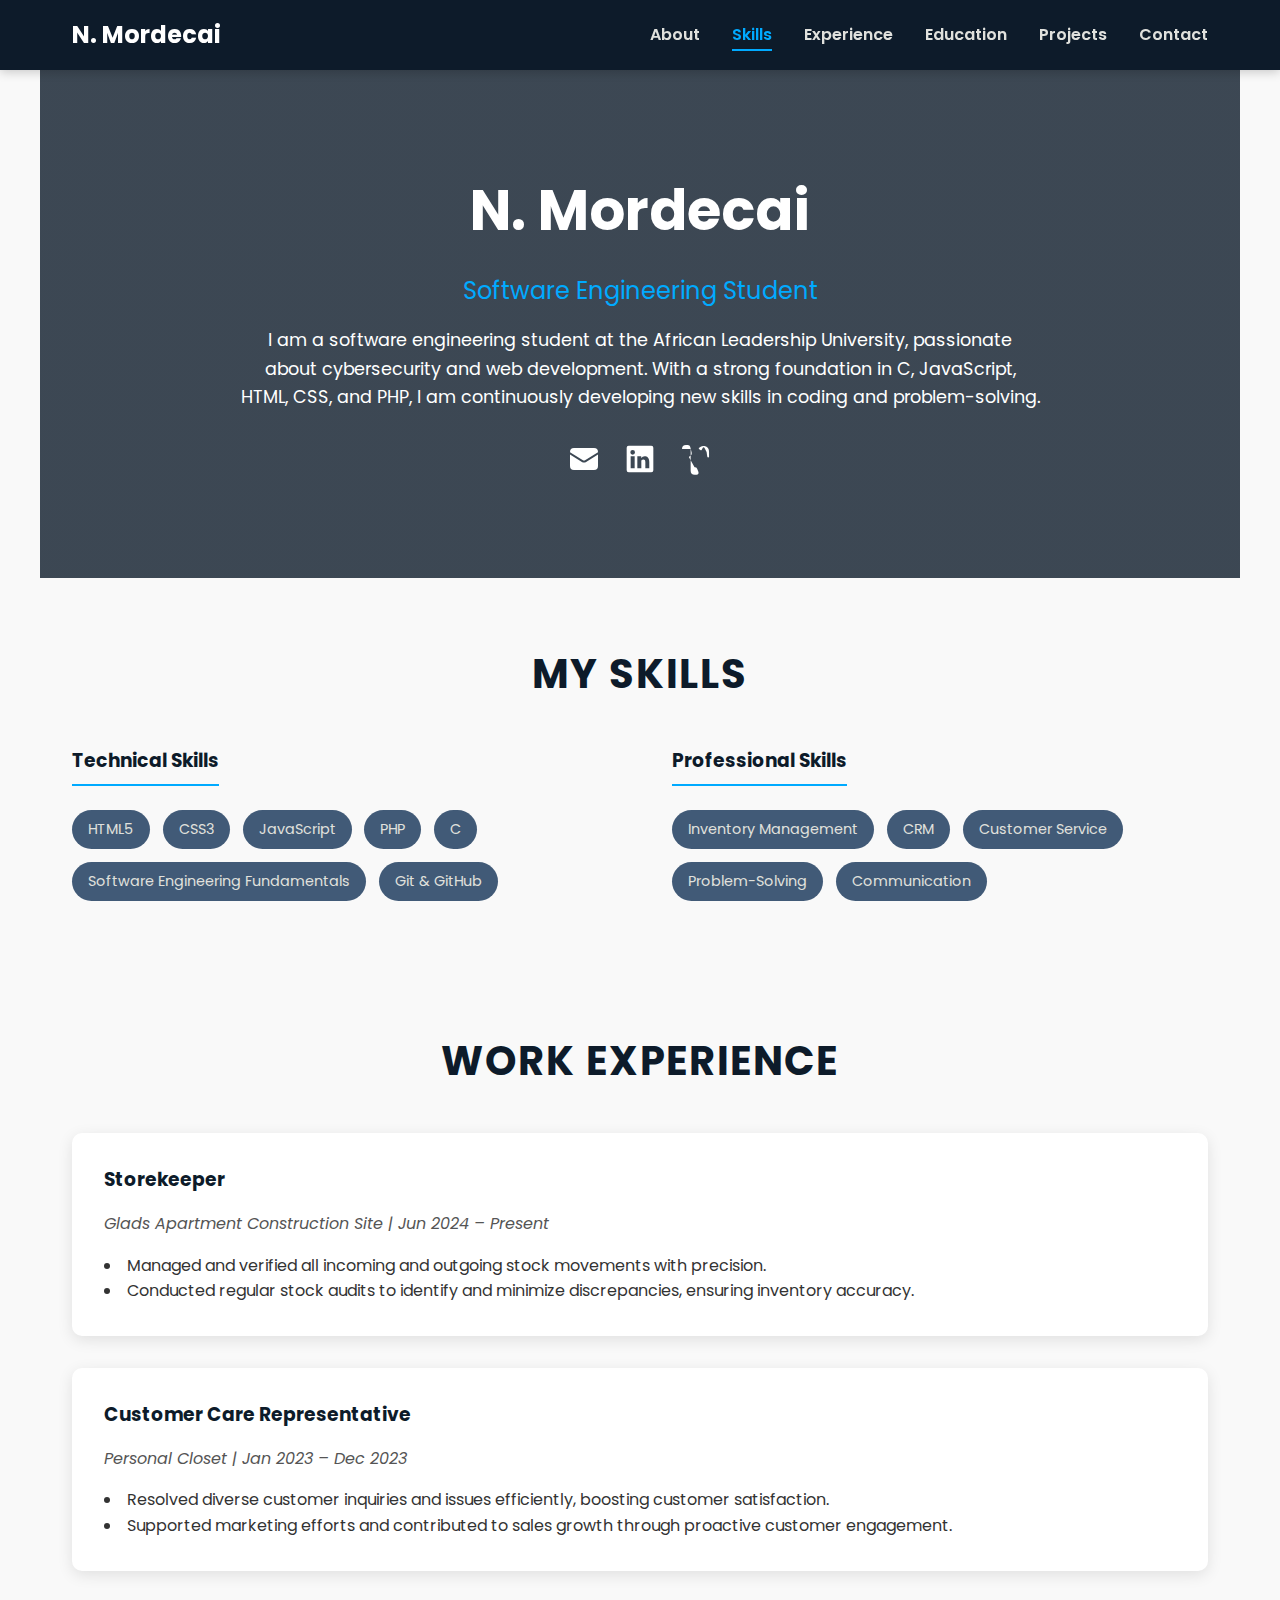
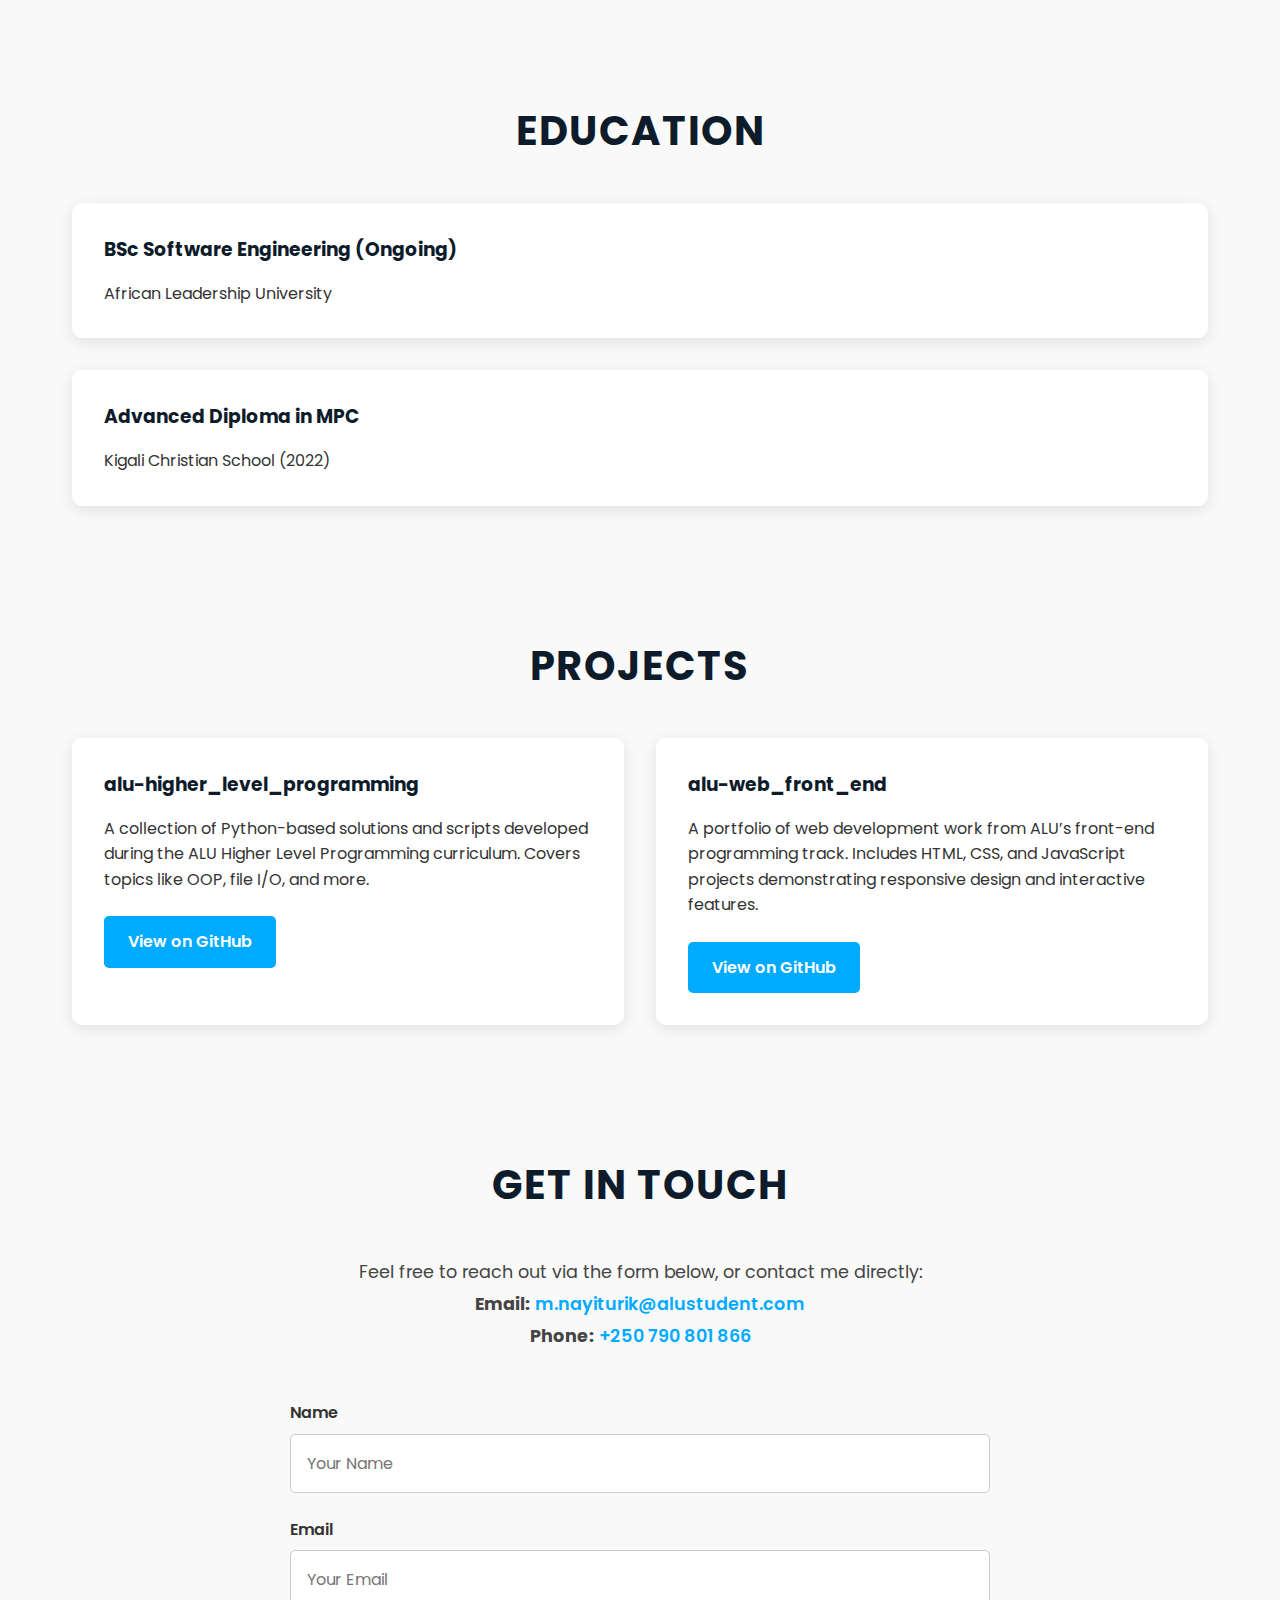
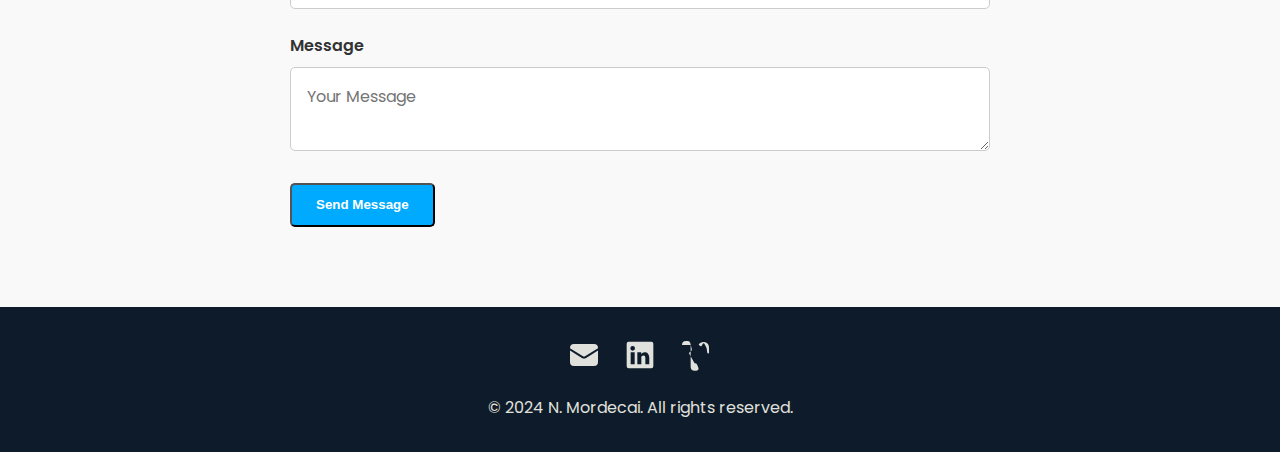
<file: index.html>
<!DOCTYPE html>
<html lang="en">
<head>
  <meta charset="UTF-8" />
  <meta name="viewport" content="width=device-width, initial-scale=1.0" />
  <title>N. Mordecai - Personal Resume</title>
  <link rel="preconnect" href="https://fonts.googleapis.com">
  <link rel="preconnect" href="https://fonts.gstatic.com" crossorigin>
  <link href="https://fonts.googleapis.com/css2?family=Poppins:wght@400;600;700&display=swap" rel="stylesheet">
  <!-- Link to the stylesheet containing css code -->
  <link rel="stylesheet" href="style.css" />
</head>
<body>
  <!-- sticky navbar holding the header -->
  <header>
    <nav id="navbar">
      <a href="#" class="logo">N. Mordecai</a>
      <ul id="nav-links">
        <li><a href="#about">About</a></li>
        <li><a href="#skills">Skills</a></li>
        <li><a href="#experience">Experience</a></li>
        <li><a href="#education">Education</a></li>
        <li><a href="#projects">Projects</a></li>
        <li><a href="#contact">Contact</a></li>
      </ul>
      <!-- menu button for mainly mobiles -->
      <button id="menu-toggle">
        <span class="bar"></span>
        <span class="bar"></span>
        <span class="bar"></span>
      </button>
    </nav>
  </header>

  <main>
    <!-- info Section -->
    <section id="about" class="hero">
      <div class="hero-content">
        <h1>N. Mordecai</h1>
        <p class="subtitle">Software Engineering Student</p>
        <p class="bio">
          I am a software engineering student at the African Leadership University, passionate about cybersecurity and web development. With a strong foundation in C, JavaScript, HTML, CSS, and PHP, I am continuously developing new skills in coding and problem-solving.
        </p>
        <!-- more Contact info and there icons -->
        <div class="contact-icons">
          <a href="mailto:m.nayiturik@alustudent.com" aria-label="Email Me" title="Email Me">
            <svg xmlns="http://www.w3.org/2000/svg" viewBox="0 0 24 24" fill="currentColor" class="icon"><path d="M1.5 8.67v8.58a3 3 0 0 0 3 3h15a3 3 0 0 0 3-3V8.67l-8.928 5.493a3 3 0 0 1-3.144 0L1.5 8.67Z" /><path d="M22.5 6.908V6.75a3 3 0 0 0-3-3h-15a3 3 0 0 0-3 3v.158l9.714 5.978a1.5 1.5 0 0 0 1.572 0L22.5 6.908Z" /></svg>
          </a>
          <a href="https://www.linkedin.com/in/mordecai-nayiturikiii-553288324/?originalSubdomain=rw" target="_blank" rel="noopener noreferrer" aria-label="LinkedIn Profile" title="LinkedIn Profile">
            <svg xmlns="http://www.w3.org/2000/svg" viewBox="0 0 24 24" fill="currentColor" class="icon"><path d="M20.5 2h-17A1.5 1.5 0 0 0 2 3.5v17A1.5 1.5 0 0 0 3.5 22h17a1.5 1.5 0 0 0 1.5-1.5v-17A1.5 1.5 0 0 0 20.5 2ZM8 19H5v-9h3v9Zm-1.5-10.25a1.75 1.75 0 1 1 0-3.5 1.75 1.75 0 0 1 0 3.5ZM19 19h-3v-4.74c0-1.42-.6-1.93-1.38-1.93A1.62 1.62 0 0 0 13 14.19V19h-3v-9h2.9v1.3a3.11 3.11 0 0 1 2.7-1.4c1.55 0 3.36.86 3.36 4.42V19Z" /></svg>
          </a>
          <a href="tel:+250790801866" aria-label="Call Me" title="Call Me">
            <svg xmlns="http://www.w3.org/2000/svg" viewBox="0 0 24 24" fill="currentColor" class="icon"><path fill-rule="evenodd" d="M1.5 4.5a3 3 0 0 1 3-3h1.372c.86 0 1.61.586 1.819 1.42l1.105 4.423a1.875 1.875 0 0 1-.694 1.955l-1.293.97c-.135.101-.164.279-.087.431l4.102 7.293c.077.152.23.234.382.234h.03a1.875 1.875 0 0 1 1.636 1.044l.84 2.1a1.875 1.875 0 0 1-1.355 2.518h-1.372a3 3 0 0 1-3-3V4.5Z" clip-rule="evenodd" /><path d="M18.375 2.25c-1.332 0-2.58.388-3.646 1.071a.75.75 0 0 0-.493 1.144l1.293.97c.22.165.52.1.66-.164l.84-1.47a.75.75 0 0 1 1.258-.22l.01.013a11.115 11.115 0 0 1 2.138 6.585.75.75 0 0 0 1.342.361V6.75A4.5 4.5 0 0 0 18.375 2.25Z" /></svg>
          </a>
        </div>
      </div>
    </section>

    <!-- Section containing gained skills so far including technical and professional skills -->
    <section id="skills">
      <h2>My Skills</h2>
      <div class="skills-container">
        
        <div class="skill-category">
          <h3>Technical Skills</h3>
          <div class="skills-list">
            <span>HTML5</span><span>CSS3</span><span>JavaScript</span><span>PHP</span><span>C</span><span>Software Engineering Fundamentals</span><span>Git & GitHub</span>
          </div>
        </div>
        
        <div class="skill-category">
          <h3>Professional Skills</h3>
          <div class="skills-list">
            <span>Inventory Management</span><span>CRM</span><span>Customer Service</span><span>Problem-Solving</span><span>Communication</span>
          </div>
        </div>
      </div>
    </section>

    <!-- Section with experience mostly in my career -->
    <section id="experience">
      <h2>Work Experience</h2>
      <div class="experience-container">
        <article class="job-card">
          <h3>Storekeeper</h3>
          <p class="job-info">Glads Apartment Construction Site | Jun 2024 – Present</p>
          <ul>
            <li>Managed and verified all incoming and outgoing stock movements with precision.</li>
            <li>Conducted regular stock audits to identify and minimize discrepancies, ensuring inventory accuracy.</li>
          </ul>
        </article>
        <article class="job-card">
          <h3>Customer Care Representative</h3>
          <p class="job-info">Personal Closet | Jan 2023 – Dec 2023</p>
          <ul>
            <li>Resolved diverse customer inquiries and issues efficiently, boosting customer satisfaction.</li>
            <li>Supported marketing efforts and contributed to sales growth through proactive customer engagement.</li>
          </ul>
        </article>
      </div>
    </section>

    <!-- Academic Section -->
    <section id="education">
        <h2>Education</h2>
        <div class="education-container">
            <article class="education-card">
                <h3>BSc Software Engineering (Ongoing)</h3>
                <p>African Leadership University</p>
            </article>
            <article class="education-card">
                <h3>Advanced Diploma in MPC</h3>
                <p>Kigali Christian School (2022)</p>
            </article>
        </div>
    </section>

    <!-- recent and current projects -->
    <section id="projects">
      <h2>Projects</h2>
      <div class="projects-container">
        <article class="project-card">
          <h3>alu-higher_level_programming</h3>
          <p>A collection of Python-based solutions and scripts developed during the ALU Higher Level Programming curriculum. Covers topics like OOP, file I/O, and more.</p>
          <a href="https://github.com/NMordecai/alu-higher_level_programming" target="_blank" class="btn">View on GitHub</a>
        </article>
        <article class="project-card">
          <h3>alu-web_front_end</h3>
          <p>A portfolio of web development work from ALU’s front-end programming track. Includes HTML, CSS, and JavaScript projects demonstrating responsive design and interactive features.</p>
          <a href="https://github.com/NMordecai/alu-web_front_end" target="_blank" class="btn">View on GitHub</a>
        </article>
      </div>
    </section>

    <!-- some more contact information  -->
    <section id="contact">
      <h2>Get In Touch</h2>
      
      <div class="contact-details">
        <p>Feel free to reach out via the form below, or contact me directly:</p>
        <p><strong>Email:</strong> <a href="mailto:m.nayiturik@alustudent.com">m.nayiturik@alustudent.com</a></p>
        <p><strong>Phone:</strong> <a href="tel:+250790801866">+250 790 801 866</a></p>
      </div>
      <form id="contact-form" novalidate>
        <div class="form-group">
          <label for="name">Name</label>
          <input type="text" id="name" name="name" placeholder="Your Name" required />
        </div>
        <div class="form-group">
          <label for="email">Email</label>
          <input type="email" id="email" name="email" placeholder="Your Email" required />
        </div>
        <div class="form-group">
          <label for="message">Message</label>
          <textarea id="message" name="message" placeholder="Your Message" required></textarea>
        </div>
        <button type="submit" class="btn">Send Message</button>
        <p id="form-status"></p>
      </form>
    </section>
  </main>

  <footer>
    
    <div class="contact-icons footer-icons">
      <a href="mailto:m.nayiturik@alustudent.com" aria-label="Email Me" title="Email Me">
        <svg xmlns="http://www.w3.org/2000/svg" viewBox="0 0 24 24" fill="currentColor" class="icon"><path d="M1.5 8.67v8.58a3 3 0 0 0 3 3h15a3 3 0 0 0 3-3V8.67l-8.928 5.493a3 3 0 0 1-3.144 0L1.5 8.67Z" /><path d="M22.5 6.908V6.75a3 3 0 0 0-3-3h-15a3 3 0 0 0-3 3v.158l9.714 5.978a1.5 1.5 0 0 0 1.572 0L22.5 6.908Z" /></svg>
      </a>
      <a href="https://www.linkedin.com/in/mordecai-nayiturikiii-553288324/?originalSubdomain=rw" target="_blank" rel="noopener noreferrer" aria-label="LinkedIn Profile" title="LinkedIn Profile">
        <svg xmlns="http://www.w3.org/2000/svg" viewBox="0 0 24 24" fill="currentColor" class="icon"><path d="M20.5 2h-17A1.5 1.5 0 0 0 2 3.5v17A1.5 1.5 0 0 0 3.5 22h17a1.5 1.5 0 0 0 1.5-1.5v-17A1.5 1.5 0 0 0 20.5 2ZM8 19H5v-9h3v9Zm-1.5-10.25a1.75 1.75 0 1 1 0-3.5 1.75 1.75 0 0 1 0 3.5ZM19 19h-3v-4.74c0-1.42-.6-1.93-1.38-1.93A1.62 1.62 0 0 0 13 14.19V19h-3v-9h2.9v1.3a3.11 3.11 0 0 1 2.7-1.4c1.55 0 3.36.86 3.36 4.42V19Z" /></svg>
      </a>
      <a href="tel:+250790801866" aria-label="Call Me" title="Call Me">
        <svg xmlns="http://www.w3.org/2000/svg" viewBox="0 0 24 24" fill="currentColor" class="icon"><path fill-rule="evenodd" d="M1.5 4.5a3 3 0 0 1 3-3h1.372c.86 0 1.61.586 1.819 1.42l1.105 4.423a1.875 1.875 0 0 1-.694 1.955l-1.293.97c-.135.101-.164.279-.087.431l4.102 7.293c.077.152.23.234.382.234h.03a1.875 1.875 0 0 1 1.636 1.044l.84 2.1a1.875 1.875 0 0 1-1.355 2.518h-1.372a3 3 0 0 1-3-3V4.5Z" clip-rule="evenodd" /><path d="M18.375 2.25c-1.332 0-2.58.388-3.646 1.071a.75.75 0 0 0-.493 1.144l1.293.97c.22.165.52.1.66-.164l.84-1.47a.75.75 0 0 1 1.258-.22l.01.013a11.115 11.115 0 0 1 2.138 6.585.75.75 0 0 0 1.342.361V6.75A4.5 4.5 0 0 0 18.375 2.25Z" /></svg>
      </a>
    </div>
    <p>© 2024 N. Mordecai. All rights reserved.</p>
  </footer>

  <script src="script.js"></script>
</body>
</html>
</file>
<file: style.css>
/* --- the CSS code  --- */
:root {
  --primary-color: #0d1b2a; 
  --secondary-color: #415a77; 
  --accent-color: #00aaff;   
  --text-color: #e0e1dd;    
  --bg-color: #f9f9f9;       
  --card-bg: #ffffff;
}

* {
  margin: 0;
  padding: 0;
  box-sizing: border-box;
}

html {
  scroll-behavior: smooth;
}

body {
  font-family: 'Poppins', sans-serif;
  line-height: 1.6;
  background-color: var(--bg-color);
  color: #333;
}

h1, h2, h3 {
  color: var(--primary-color);
  margin-bottom: 1rem;
  font-weight: 700;
}

h2 {
  text-align: center;
  font-size: 2.5rem;
  margin-bottom: 2.5rem;
  text-transform: uppercase;
  letter-spacing: 2px;
}

section {
  padding: 4rem 2rem;
  max-width: 1200px;
  margin: 0 auto;
}

.btn {
  display: inline-block;
  padding: 0.8rem 1.5rem;
  background-color: var(--accent-color);
  color: #fff;
  text-decoration: none;
  border-radius: 5px;
  font-weight: 600;
  transition: background-color 0.3s ease, transform 0.3s ease;
}

.btn:hover {
  background-color: #0088cc;
  transform: translateY(-3px);
}

/* --- CSS for Header --- */
header {
  background-color: var(--primary-color);
  color: var(--text-color);
  position: sticky;
  top: 0;
  width: 100%;
  z-index: 1000;
  box-shadow: 0 2px 10px rgba(0, 0, 0, 0.2);
}

#navbar {
  display: flex;
  justify-content: space-between;
  align-items: center;
  max-width: 1200px;
  margin: 0 auto;
  padding: 1rem 2rem;
}

.logo {
  font-size: 1.5rem;
  font-weight: 700;
  color: #fff;
  text-decoration: none;
}

#nav-links {
  list-style: none;
  display: flex;
  gap: 2rem;
}

#nav-links a {
  color: var(--text-color);
  text-decoration: none;
  font-weight: 600;
  position: relative;
  transition: color 0.3s;
}

#nav-links a::after {
  content: '';
  position: absolute;
  width: 0;
  height: 2px;
  bottom: -5px;
  left: 0;
  background-color: var(--accent-color);
  transition: width 0.3s ease;
}

#nav-links a:hover, #nav-links a.active {
  color: var(--accent-color);
}

#nav-links a:hover::after, #nav-links a.active::after {
  width: 100%;
}

/* --- the Menu css code --- */
#menu-toggle {
  display: none;
  flex-direction: column;
  cursor: pointer;
  background: transparent;
  border: none;
  gap: 5px;
}

.bar {
  width: 25px;
  height: 3px;
  background-color: #fff;
  border-radius: 5px;
  transition: all 0.3s ease-in-out;
}

.hero {
  background: linear-gradient(rgba(13, 27, 42, 0.8), rgba(13, 27, 42, 0.8)), url('https://source.unsplash.com/random/1600x900/?technology,code') no-repeat center center/cover;
  color: #fff;
  text-align: center;
  padding: 6rem 2rem;
}
.hero h1 {
  color: #fff;
  font-size: 3.5rem;
}
.hero .subtitle {
  font-size: 1.5rem;
  color: var(--accent-color);
  margin-bottom: 1rem;
}
.hero .bio {
  max-width: 800px;
  margin: 0 auto;
  font-size: 1.1rem;
  margin-bottom: 2rem; 
}

/* --- here are the Contact Icon Styles --- */
.contact-icons {
  display: flex;
  justify-content: center;
  gap: 1.5rem;
}

.contact-icons a {
  color: #fff; 
  transition: color 0.3s ease, transform 0.3s ease;
}

.contact-icons a:hover {
  color: var(--accent-color); 
  transform: translateY(-3px);
}

.icon {
  width: 32px;
  height: 32px;
}

.footer-icons a {
  color: var(--text-color); 
}

.skills-container {
  display: flex;
  justify-content: center;
  gap: 4rem;
  flex-wrap: wrap;
}
.skill-category {
  flex: 1;
  min-width: 300px;
}
.skill-category h3 {
  border-bottom: 2px solid var(--accent-color);
  padding-bottom: 0.5rem;
  display: inline-block;
  margin-bottom: 1.5rem;
}
.skills-list {
  display: flex;
  flex-wrap: wrap;
  gap: 0.8rem;
}
.skills-list span {
  background-color: var(--secondary-color);
  color: var(--text-color);
  padding: 0.5rem 1rem;
  border-radius: 20px;
  font-size: 0.9rem;
}

/* --- this icludes Experience, Education, Projects (Card Layout with css code) --- */
.experience-container, .education-container, .projects-container {
  display: grid;
  gap: 2rem;
}
.job-card, .education-card, .project-card {
  background: var(--card-bg);
  padding: 2rem;
  border-radius: 10px;
  box-shadow: 0 4px 15px rgba(0, 0, 0, 0.1);
  transition: transform 0.3s ease, box-shadow 0.3s ease;
}
.job-card:hover, .education-card:hover, .project-card:hover {
  transform: translateY(-5px);
  box-shadow: 0 8px 25px rgba(0, 0, 0, 0.15);
}
.job-info {
  font-style: italic;
  color: #555;
  margin-bottom: 1rem;
}
.job-card ul {
  list-style-position: inside;
  padding-left: 0;
}
.projects-container {
  grid-template-columns: repeat(auto-fit, minmax(350px, 1fr));
}
.project-card p {
  margin-bottom: 1.5rem;
}

.contact-details {
  text-align: center;
  margin-bottom: 3rem;
  line-height: 1.8;
}
.contact-details p {
  font-size: 1.1rem;
  color: #444;
}
.contact-details a {
    color: var(--accent-color);
    text-decoration: none;
    font-weight: 600;
}
.contact-details a:hover {
    text-decoration: underline;
}

#contact-form {
  max-width: 700px;
  margin: 0 auto;
}
.form-group {
  margin-bottom: 1.5rem;
}
.form-group label {
  display: block;
  margin-bottom: 0.5rem;
  font-weight: 600;
}
#contact-form input, #contact-form textarea {
  width: 100%;
  padding: 1rem;
  border: 1px solid #ccc;
  border-radius: 5px;
  font-family: 'Poppins', sans-serif;
  font-size: 1rem;
}
#contact-form input:focus, #contact-form textarea:focus {
  outline: none;
  border-color: var(--accent-color);
  box-shadow: 0 0 5px rgba(0, 170, 255, 0.5);
}
#form-status {
  text-align: center;
  margin-top: 1rem;
  font-weight: 600;
}

footer {
  background-color: var(--primary-color);
  color: var(--text-color);
  text-align: center;
  padding: 2rem 1rem;
}
.footer-icons {
  margin-bottom: 1rem;
}

/* --- focusing on preview (Media Queries) --- */
@media (max-width: 992px) {
  h2 { font-size: 2rem; }
  section { padding: 3rem 1.5rem; }
}

@media (max-width: 768px) {
  #nav-links {
    display: none;
    position: absolute;
    top: 100%;
    right: 0;
    width: 100%;
    background-color: var(--primary-color);
    flex-direction: column;
    text-align: center;
    padding: 1rem 0;
    box-shadow: 0 4px 10px rgba(0,0,0,0.2);
  }
  #nav-links.show { display: flex; }
  #nav-links li { padding: 1rem 0; }
  #menu-toggle { display: flex; }
  
  #menu-toggle.active .bar:nth-child(1) { transform: translateY(8px) rotate(45deg); }
  #menu-toggle.active .bar:nth-child(2) { opacity: 0; }
  #menu-toggle.active .bar:nth-child(3) { transform: translateY(-8px) rotate(-45deg); }

  .hero h1 { font-size: 2.5rem; }
  .hero { padding: 4rem 1.5rem; }
  .skills-container { flex-direction: column; gap: 2rem; }
  
  .icon { width: 28px; height: 28px; }
}
</file>
